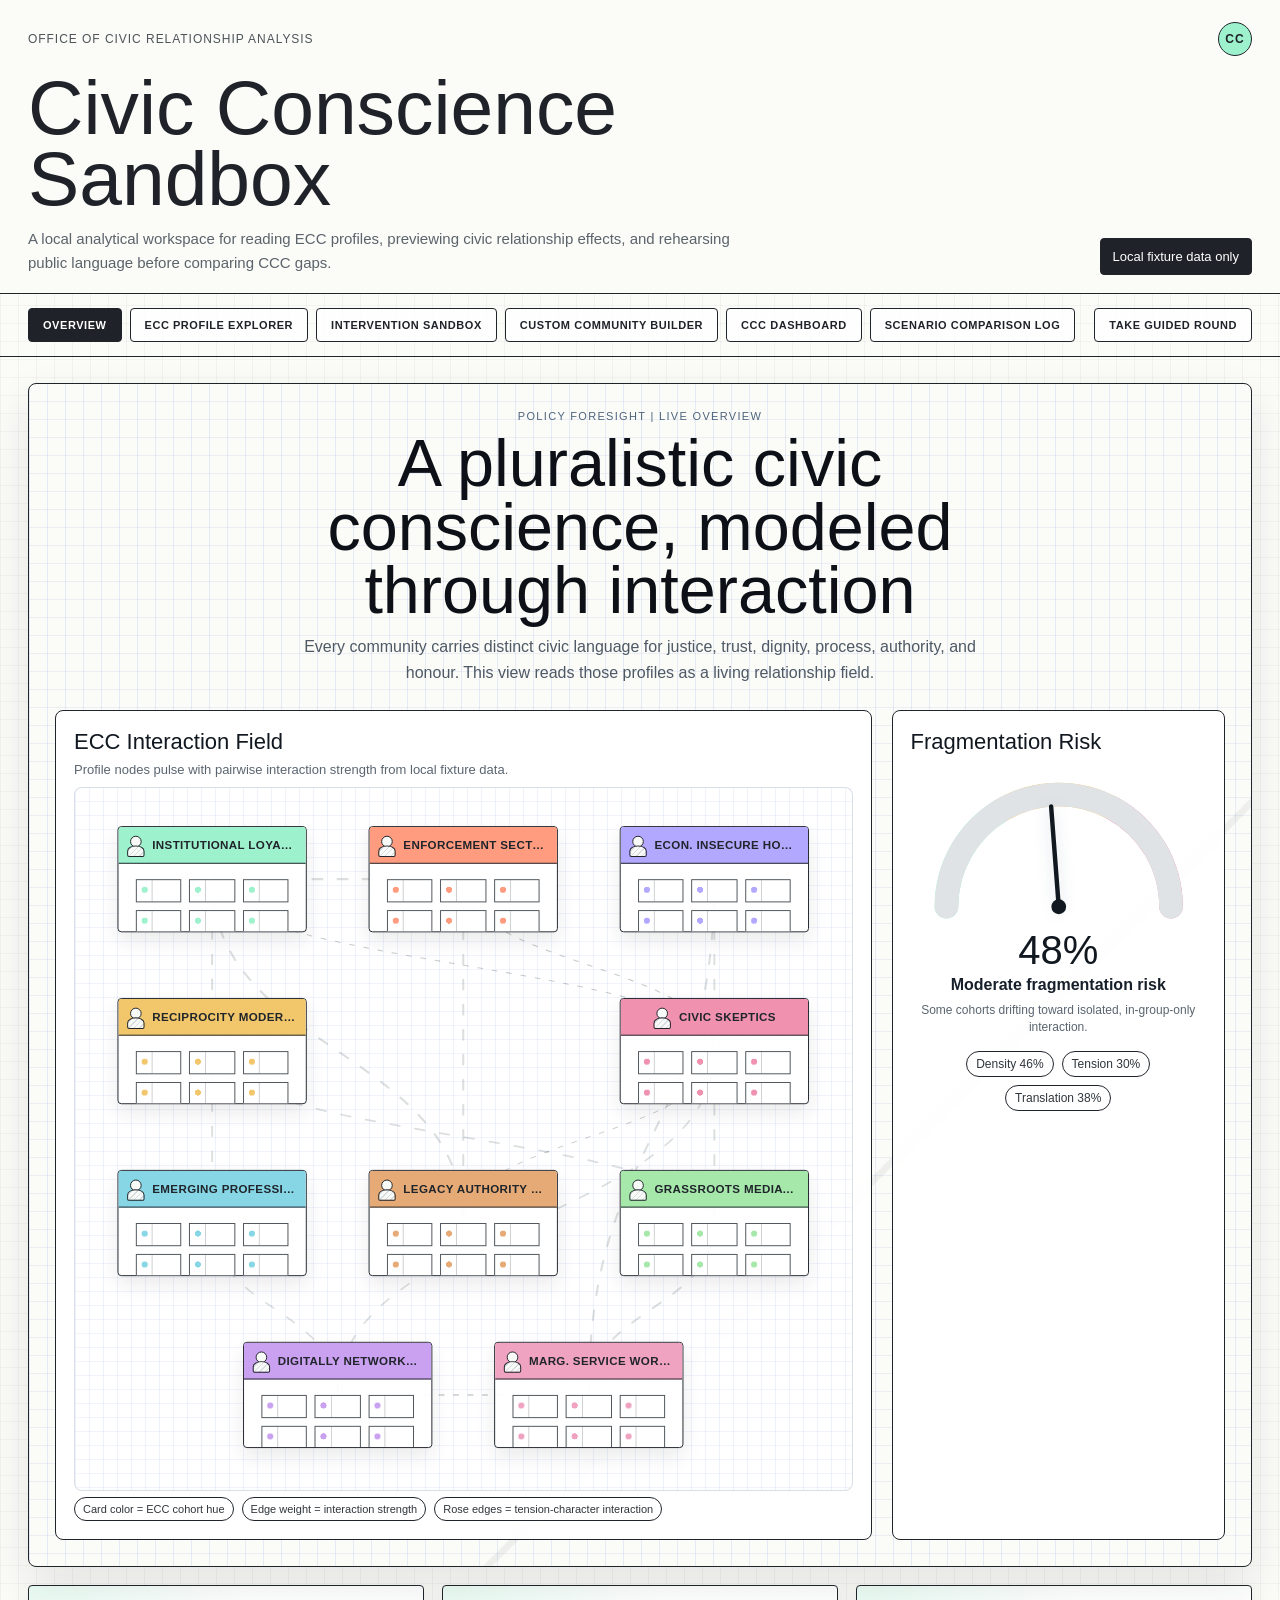
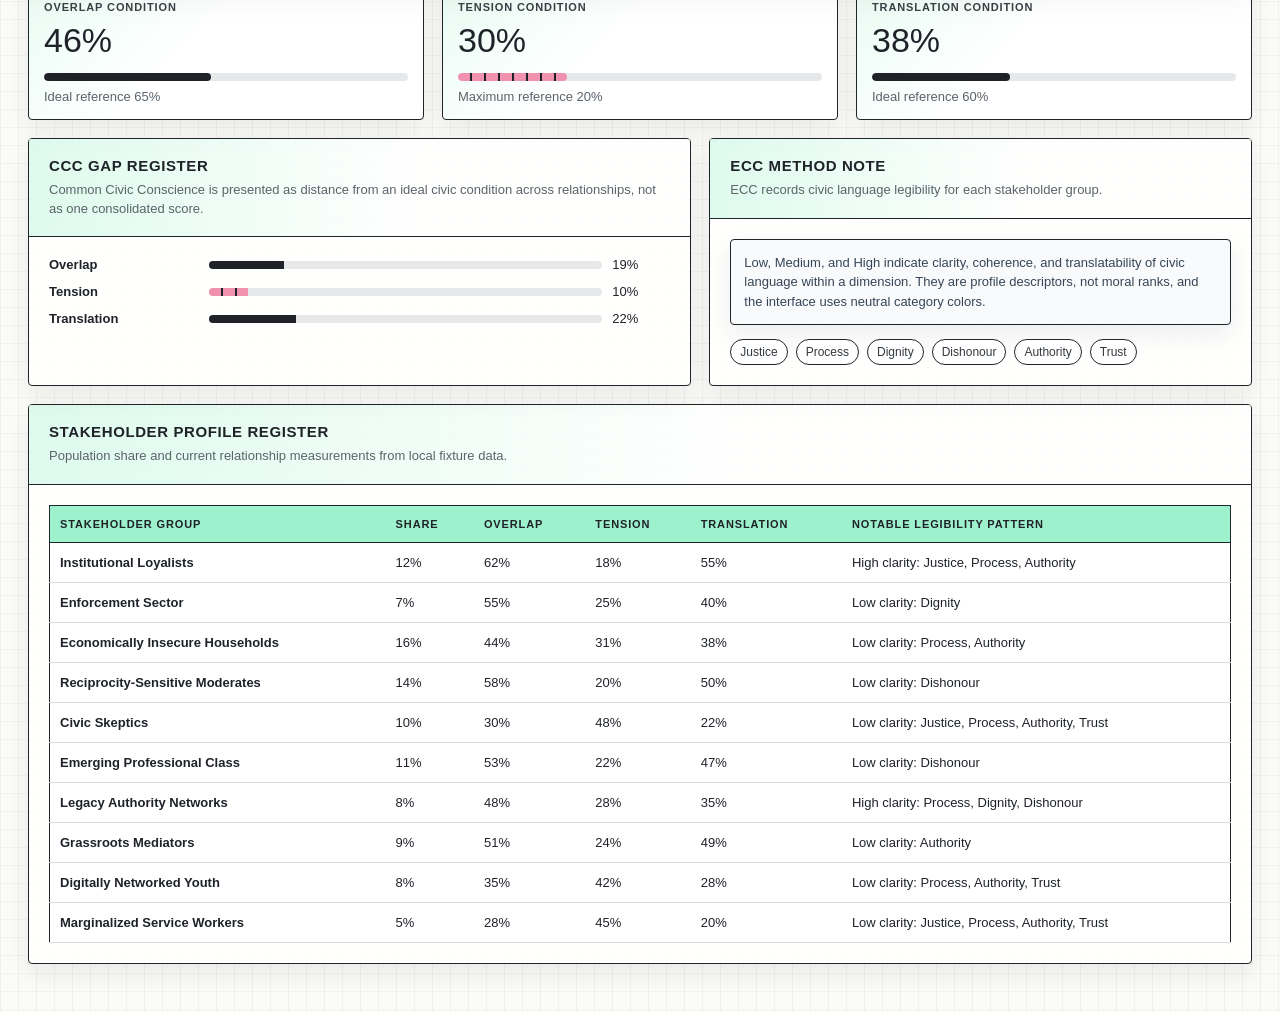
<file: index.html>
<!doctype html>
<html lang="en">
  <head>
    <meta charset="UTF-8" />
    <meta name="viewport" content="width=device-width, initial-scale=1.0" />
    <title>Civic Conscience Sandbox</title>
    <link rel="stylesheet" href="./styles.css" />
  </head>
  <body>
    <div id="app"></div>
    <script type="module" src="./app.js"></script>
  </body>
</html>
</file>
<file: styles.css>
:root {
  --ink: #17202a;
  --muted: #526070;
  --line: #d8dee6;
  --panel: #ffffff;
  --paper: #f5f7fa;
  --charcoal: #0b1420;
  --charcoal-2: #101b2c;
  --navy: #102f4e;
  --steel: #42617d;
  --cyan: #1a7f8f;
  --teal: #35c0a1;
  --coral: #ff7a59;
  --amber: #e0a331;
  --rose: #d95f86;
  --violet: #8a7df0;
  --gold: #a97016;
  --shadow: 0 16px 36px rgba(16, 47, 78, 0.09);
  --display-font: "Helvetica Neue", Inter, "Segoe UI", Arial, sans-serif;
  --body-font: "Helvetica Neue", Inter, "Segoe UI", Arial, sans-serif;
}

* {
  box-sizing: border-box;
}

body {
  margin: 0;
  background: var(--paper);
  color: var(--ink);
  font-family: var(--body-font);
}

button,
select,
textarea,
input {
  font: inherit;
}

button {
  cursor: pointer;
}

.shell {
  min-height: 100vh;
}

.topbar {
  background: #1f2329;
  color: #fff;
  border-bottom: 4px solid #9ef1cd;
}

.topbar-inner {
  max-width: 1440px;
  margin: 0 auto;
  padding: 22px 28px 18px;
}

.agency-line {
  display: flex;
  align-items: center;
  justify-content: space-between;
  gap: 16px;
  font-size: 12px;
  letter-spacing: 0.08em;
  text-transform: uppercase;
  color: rgba(255, 255, 255, 0.74);
}

.seal {
  display: inline-grid;
  place-items: center;
  width: 34px;
  height: 34px;
  border: 1px solid rgba(255, 255, 255, 0.55);
  border-radius: 50%;
  color: #f0d494;
  font-weight: 800;
}

.title-row {
  display: grid;
  grid-template-columns: 1fr auto;
  align-items: end;
  gap: 24px;
  margin-top: 16px;
}

h1 {
  margin: 0;
  font-size: clamp(32px, 4vw, 54px);
  line-height: 1.02;
  letter-spacing: 0;
  font-family: var(--display-font);
  font-weight: 400;
}

.lede {
  max-width: 860px;
  margin: 14px 0 0;
  color: rgba(255, 255, 255, 0.82);
  font-size: 15px;
  line-height: 1.6;
}

.status-pill {
  border: 1px solid rgba(255, 255, 255, 0.32);
  border-radius: 6px;
  padding: 10px 12px;
  background: rgba(255, 255, 255, 0.08);
  color: rgba(255, 255, 255, 0.9);
  white-space: nowrap;
  font-size: 13px;
}

.nav {
  max-width: 1440px;
  margin: 0 auto;
  padding: 14px 28px;
  display: flex;
  gap: 8px;
  overflow-x: auto;
}

.nav button {
  border: 1px solid #cfd7e1;
  background: #fff;
  color: #243244;
  border-radius: 6px;
  padding: 10px 14px;
  white-space: nowrap;
  transition: background 160ms ease, border-color 160ms ease, color 160ms ease, transform 160ms ease;
}

.nav button:hover {
  transform: translateY(-1px);
  border-color: #9fb0c2;
}

.nav button.active {
  background: #102f4e;
  color: #fff;
  border-color: #102f4e;
}

.main {
  max-width: 1440px;
  margin: 0 auto;
  padding: 26px 28px 48px;
}

.view {
  display: none;
  animation: rise 220ms ease;
}

.view.active {
  display: block;
}

@keyframes rise {
  from {
    opacity: 0;
    transform: translateY(8px);
  }
  to {
    opacity: 1;
    transform: translateY(0);
  }
}

.grid {
  display: grid;
  gap: 18px;
}

.grid.two {
  grid-template-columns: minmax(0, 1.1fr) minmax(360px, 0.9fr);
}

.grid.three {
  grid-template-columns: repeat(3, minmax(0, 1fr));
}

.panel {
  background: var(--panel);
  border: 1px solid var(--line);
  border-radius: 8px;
  box-shadow: var(--shadow);
}

.panel-header {
  padding: 18px 20px;
  border-bottom: 1px solid var(--line);
  display: flex;
  align-items: start;
  justify-content: space-between;
  gap: 16px;
}

.panel-title {
  margin: 0;
  font-size: 18px;
  letter-spacing: 0;
  font-family: var(--display-font);
  font-weight: 500;
}

.overview-hero {
  position: relative;
  overflow: hidden;
  background:
    linear-gradient(90deg, rgba(24, 70, 205, 0.09) 0 1px, transparent 1px 100%),
    linear-gradient(0deg, rgba(24, 70, 205, 0.07) 0 1px, transparent 1px 100%),
    linear-gradient(135deg, transparent 0 68%, rgba(31, 35, 41, 0.06) 68.1% 68.4%, transparent 68.5%),
    #fbfbf8;
  background-size: 18px 18px, 18px 18px, auto, auto;
  color: #111820;
  border: 1px solid #dde3ea;
  border-radius: 8px;
  box-shadow: 0 22px 48px rgba(16, 47, 78, 0.12);
  padding: 26px;
  margin-bottom: 18px;
}

.overview-hero::before,
.overview-hero::after {
  content: none;
  position: absolute;
  pointer-events: none;
  opacity: 0.22;
}

.overview-hero::before {
  left: -72px;
  top: 34px;
  width: 270px;
  height: 390px;
  border: 2px solid #39414a;
  border-radius: 48% 48% 6px 6px;
  background:
    repeating-linear-gradient(90deg, transparent 0 34px, rgba(57, 65, 74, 0.55) 35px 38px),
    repeating-linear-gradient(0deg, transparent 0 58px, rgba(57, 65, 74, 0.32) 59px 61px);
  transform: rotate(-8deg);
}

.overview-hero::after {
  right: -88px;
  bottom: 10px;
  width: 430px;
  height: 150px;
  border-top: 2px solid #39414a;
  border-left: 1px solid rgba(57, 65, 74, 0.6);
  transform: skewX(-18deg);
  box-shadow: -30px -54px 0 -53px #39414a;
}

.hero-copy {
  position: relative;
  z-index: 1;
  max-width: 820px;
  margin: 0 auto;
  text-align: center;
}

.eyebrow {
  font-size: 11px;
  letter-spacing: 0.12em;
  text-transform: uppercase;
  color: #4d647d;
  margin-bottom: 10px;
}

.hero-copy h2,
.graph-panel h3,
.risk-panel h3 {
  font-family: var(--display-font);
  font-weight: 400;
  letter-spacing: 0;
}

.hero-copy h2 {
  max-width: 850px;
  color: #0d1117;
  font-size: clamp(42px, 5.2vw, 82px);
  line-height: 0.95;
  margin: 0 auto;
}

.hero-copy p {
  max-width: 720px;
  color: #4e5965;
  line-height: 1.62;
  margin: 12px auto 0;
}

.overview-hero-grid {
  position: relative;
  z-index: 1;
  display: grid;
  grid-template-columns: minmax(0, 1.35fr) minmax(320px, 0.65fr);
  gap: 20px;
  margin-top: 24px;
}

.overview-risk-single {
  position: relative;
  z-index: 1;
  max-width: 430px;
  margin: 24px auto 0;
}

.graph-panel,
.risk-panel,
.dark-panel {
  background: rgba(255, 255, 255, 0.86);
  border-color: rgba(189, 199, 210, 0.9);
  color: #17202a;
  backdrop-filter: blur(5px);
}

.graph-panel,
.risk-panel {
  border: 1px solid rgba(189, 199, 210, 0.9);
  border-radius: 8px;
  padding: 18px;
}

.graph-title-row {
  display: flex;
  justify-content: space-between;
  gap: 16px;
}

.graph-panel h3,
.risk-panel h3 {
  color: #111820;
  margin: 0;
  font-size: 22px;
}

.graph-panel p {
  color: #5a6570;
  margin: 7px 0 0;
  font-size: 13px;
}

.node-graph-wrap {
  margin-top: 10px;
}

.node-graph {
  width: 100%;
  height: min(92vw, var(--graph-h, 720px));
  min-height: 620px;
  display: block;
  background:
    linear-gradient(90deg, rgba(24, 70, 205, 0.07) 0 1px, transparent 1px 100%),
    linear-gradient(0deg, rgba(24, 70, 205, 0.06) 0 1px, transparent 1px 100%);
  background-size: 14px 14px;
  border: 1px solid rgba(213, 220, 229, 0.9);
  border-radius: 8px;
}

.graph-empty-state {
  min-height: 360px;
  display: grid;
  place-items: center;
}

.graph-empty-state span {
  border: 1px dashed #b8c4d2;
  border-radius: 8px;
  background: rgba(255, 255, 255, 0.78);
  color: #5a6570;
  padding: 14px 18px;
  font-size: 14px;
  font-weight: 800;
  letter-spacing: 0.03em;
}

.graph-edge {
  fill: none;
  stroke-linecap: round;
  opacity: 0.24;
  stroke-dasharray: 10 16;
  animation: edgePulse 3s ease-in-out infinite, lineFlow 5.4s linear infinite;
}

.graph-edge.tension {
  stroke-dasharray: 5 10;
  animation-duration: 2.8s, 4.2s;
}

.graph-edge.derived {
  opacity: 0.42;
  stroke-dasharray: 3 8;
}

.custom-band-marker line {
  stroke: rgba(31, 35, 41, 0.35);
  stroke-dasharray: 8 10;
}

.custom-band-marker text {
  fill: #4d5358;
  font-size: 13px;
  font-weight: 700;
}

.graph-node {
  cursor: pointer;
}

.system-node {
  overflow: visible;
}

.system-card {
  width: 100%;
  height: 100%;
  border: 1.35px solid #20252b;
  border-radius: 4px;
  background: rgba(255, 255, 255, 0.94);
  overflow: hidden;
  box-shadow: 0 9px 20px rgba(31, 35, 41, 0.09);
  transition: transform 160ms ease, box-shadow 160ms ease;
}

.graph-node:hover .system-card,
.graph-node:focus .system-card {
  transform: translateY(-2px);
  box-shadow: 0 16px 28px rgba(31, 35, 41, 0.16);
}

.system-card-head {
  height: 38px;
  background: var(--cohort);
  border-bottom: 1.35px solid #20252b;
  display: flex;
  align-items: center;
  justify-content: center;
  gap: 7px;
  padding: 0 8px;
  color: #20252b;
  text-transform: uppercase;
}

.custom-graph-node .system-card {
  border-style: dashed;
}

.custom-graph-node .system-card-head {
  background: #d7f6e9;
}

.custom-graph-node .system-card-head strong::after {
  content: " custom";
  color: #4d5358;
  font-weight: 500;
  text-transform: none;
}

.system-card-head strong {
  font-size: 12px;
  font-weight: 600;
  letter-spacing: 0.03em;
  white-space: nowrap;
  overflow: hidden;
  text-overflow: ellipsis;
  min-width: 0;
}

.graph-node-remove {
  width: 24px;
  height: 24px;
  display: inline-grid;
  place-items: center;
  flex: 0 0 auto;
  border: 1px solid rgba(32, 37, 43, 0.32);
  border-radius: 999px;
  background: rgba(255, 255, 255, 0.82);
  color: #20252b;
  padding: 0;
}

.graph-node-remove:hover {
  border-color: #8a2740;
  background: #fff5f7;
  color: #8a2740;
}

.role-mark {
  position: relative;
  width: 20px;
  height: 22px;
  flex: 0 0 auto;
}

.role-mark::before,
.role-mark::after {
  content: "";
  position: absolute;
  left: 50%;
  transform: translateX(-50%);
  border: 1.2px solid #20252b;
}

.role-mark::before {
  top: 1px;
  width: 10px;
  height: 10px;
  border-radius: 50%;
  background: #f8faf7;
}

.role-mark::after {
  top: 11px;
  width: 16px;
  height: 10px;
  border-radius: 50% 50% 2px 2px;
  background: repeating-linear-gradient(135deg, #f8faf7 0 3px, #d8dde2 3px 4px);
}

.system-card-body {
  display: grid;
  grid-template-columns: repeat(3, 1fr);
  gap: 8px;
  padding: 16px 18px;
}

.system-card-body span {
  height: 24px;
  border: 1px solid #4d5358;
  background:
    radial-gradient(circle at 18% 45%, var(--cohort) 0 3px, transparent 3.4px),
    linear-gradient(90deg, transparent 0 34%, rgba(32, 37, 43, 0.22) 34.5% 36%, transparent 36.5%),
    #fff;
}

.node-tooltip {
  opacity: 0;
  transform: translateY(8px);
  transition: opacity 160ms ease, transform 160ms ease;
  pointer-events: none;
}

.graph-node:hover .node-tooltip,
.graph-node:focus .node-tooltip,
.graph-node:focus-within .node-tooltip {
  opacity: 1;
  transform: translateY(0);
}

.node-graph:has(.graph-node[data-node="ecc_01"]:hover) .node-tooltip[data-tooltip="ecc_01"],
.node-graph:has(.graph-node[data-node="ecc_01"]:focus) .node-tooltip[data-tooltip="ecc_01"],
.node-graph:has(.graph-node[data-node="ecc_02"]:hover) .node-tooltip[data-tooltip="ecc_02"],
.node-graph:has(.graph-node[data-node="ecc_02"]:focus) .node-tooltip[data-tooltip="ecc_02"],
.node-graph:has(.graph-node[data-node="ecc_03"]:hover) .node-tooltip[data-tooltip="ecc_03"],
.node-graph:has(.graph-node[data-node="ecc_03"]:focus) .node-tooltip[data-tooltip="ecc_03"],
.node-graph:has(.graph-node[data-node="ecc_04"]:hover) .node-tooltip[data-tooltip="ecc_04"],
.node-graph:has(.graph-node[data-node="ecc_04"]:focus) .node-tooltip[data-tooltip="ecc_04"],
.node-graph:has(.graph-node[data-node="ecc_05"]:hover) .node-tooltip[data-tooltip="ecc_05"],
.node-graph:has(.graph-node[data-node="ecc_05"]:focus) .node-tooltip[data-tooltip="ecc_05"],
.node-graph:has(.graph-node[data-node="ecc_06"]:hover) .node-tooltip[data-tooltip="ecc_06"],
.node-graph:has(.graph-node[data-node="ecc_06"]:focus) .node-tooltip[data-tooltip="ecc_06"],
.node-graph:has(.graph-node[data-node="ecc_07"]:hover) .node-tooltip[data-tooltip="ecc_07"],
.node-graph:has(.graph-node[data-node="ecc_07"]:focus) .node-tooltip[data-tooltip="ecc_07"],
.node-graph:has(.graph-node[data-node="ecc_08"]:hover) .node-tooltip[data-tooltip="ecc_08"],
.node-graph:has(.graph-node[data-node="ecc_08"]:focus) .node-tooltip[data-tooltip="ecc_08"],
.node-graph:has(.graph-node[data-node="ecc_09"]:hover) .node-tooltip[data-tooltip="ecc_09"],
.node-graph:has(.graph-node[data-node="ecc_09"]:focus) .node-tooltip[data-tooltip="ecc_09"],
.node-graph:has(.graph-node[data-node="ecc_10"]:hover) .node-tooltip[data-tooltip="ecc_10"],
.node-graph:has(.graph-node[data-node="ecc_10"]:focus) .node-tooltip[data-tooltip="ecc_10"] {
  opacity: 1;
  transform: translateY(0);
}

.node-graph[data-hover-node="ecc_01"] .node-tooltip[data-tooltip="ecc_01"],
.node-graph[data-hover-node="ecc_02"] .node-tooltip[data-tooltip="ecc_02"],
.node-graph[data-hover-node="ecc_03"] .node-tooltip[data-tooltip="ecc_03"],
.node-graph[data-hover-node="ecc_04"] .node-tooltip[data-tooltip="ecc_04"],
.node-graph[data-hover-node="ecc_05"] .node-tooltip[data-tooltip="ecc_05"],
.node-graph[data-hover-node="ecc_06"] .node-tooltip[data-tooltip="ecc_06"],
.node-graph[data-hover-node="ecc_07"] .node-tooltip[data-tooltip="ecc_07"],
.node-graph[data-hover-node="ecc_08"] .node-tooltip[data-tooltip="ecc_08"],
.node-graph[data-hover-node="ecc_09"] .node-tooltip[data-tooltip="ecc_09"],
.node-graph[data-hover-node="ecc_10"] .node-tooltip[data-tooltip="ecc_10"] {
  opacity: 1;
  transform: translateY(0);
}

.tooltip-layer {
  pointer-events: none;
}

.node-card {
  min-height: 116px;
  border: 1px solid rgba(162, 174, 190, 0.85);
  border-radius: 8px;
  background: rgba(255, 255, 255, 0.94);
  box-shadow: 0 14px 28px rgba(16, 47, 78, 0.18);
  padding: 10px 11px;
  color: #17202a;
  font-family: var(--body-font);
  line-height: 1.25;
}

.node-card strong,
.node-card span,
.node-card em {
  display: block;
}

.node-card strong {
  font-size: 12px;
  margin-bottom: 6px;
}

.node-card span {
  font-size: 11px;
  color: #415064;
  margin-top: 2px;
}

.node-card em {
  border-top: 1px solid #e2e7ee;
  margin-top: 7px;
  padding-top: 6px;
  color: #253246;
  font-size: 10px;
  font-style: normal;
  font-weight: 700;
}

.graph-legend {
  display: flex;
  flex-wrap: wrap;
  gap: 8px;
  margin-top: 6px;
}

.graph-legend span {
  border: 1px solid #c8d1dc;
  border-radius: 999px;
  color: #4b5b6e;
  font-size: 11px;
  padding: 5px 8px;
  background: rgba(255, 255, 255, 0.7);
}

@keyframes edgePulse {
  0%,
  100% {
    opacity: 0.22;
  }
  50% {
    opacity: 0.82;
  }
}

@keyframes lineFlow {
  from {
    stroke-dashoffset: 0;
  }
  to {
    stroke-dashoffset: -52;
  }
}

@keyframes nodePulse {
  0%,
  100% {
    transform: scale(0.98);
  }
  50% {
    transform: scale(1.04);
  }
}

.risk-panel {
  display: flex;
  flex-direction: column;
}

.frag-meter {
  text-align: center;
}

.frag-meter svg {
  width: 100%;
  max-width: 320px;
  margin: 4px auto 0;
  display: block;
}

.meter-zone,
.meter-track {
  fill: none;
  stroke-width: 16;
  stroke-linecap: round;
}

.meter-track {
  stroke: rgba(11, 20, 32, 0.1);
}

.zone-low {
  stroke: var(--teal);
}

.zone-mid {
  stroke: var(--amber);
}

.zone-high {
  stroke: var(--rose);
}

.meter-needle {
  stroke: #111820;
  stroke-width: 3;
  stroke-linecap: round;
  filter: drop-shadow(0 2px 5px rgba(16, 47, 78, 0.18));
}

.meter-hub {
  fill: #111820;
}

.frag-value {
  margin-top: -12px;
  color: #111820;
  font-family: var(--display-font);
  font-size: 40px;
  font-weight: 600;
  line-height: 1;
}

.frag-zone {
  margin-top: 6px;
  color: #17202a;
  font-weight: 700;
}

.frag-meter .small {
  color: #5a6570;
  max-width: 330px;
  margin: 8px auto 0;
}

.frag-factors {
  justify-content: center;
  margin-top: 14px;
}

.dark-panel .panel-header {
  border-bottom-color: #d8dee6;
}

.dark-panel .panel-subtitle,
.dark-panel .small {
  color: #5a6570;
}

.dark-panel .chip,
.risk-panel .chip {
  color: #3f5165;
  border-color: #c9d4df;
  background: rgba(255, 255, 255, 0.68);
}

.frag-meter.compact .frag-value {
  font-size: 34px;
}

.panel-subtitle {
  margin: 7px 0 0;
  color: var(--muted);
  line-height: 1.45;
  font-size: 13px;
}

.panel-body {
  padding: 20px;
}

.metric-grid {
  display: grid;
  grid-template-columns: repeat(3, minmax(0, 1fr));
  gap: 14px;
}

.metric {
  border: 1px solid var(--line);
  border-radius: 8px;
  padding: 15px;
  background: #fbfcfd;
}

.metric-label {
  color: var(--muted);
  font-size: 12px;
  text-transform: uppercase;
  letter-spacing: 0.08em;
}

.metric-value {
  font-size: 34px;
  font-weight: 800;
  margin-top: 8px;
}

.metric-note {
  margin-top: 8px;
  color: var(--muted);
  font-size: 13px;
}

.gauge {
  height: 12px;
  background: #e8edf3;
  border-radius: 999px;
  overflow: hidden;
  margin-top: 13px;
}

.gauge span {
  display: block;
  height: 100%;
  width: var(--w);
  background: linear-gradient(90deg, var(--steel), var(--cyan));
  border-radius: inherit;
}

.gauge.tension span {
  background: linear-gradient(90deg, var(--gold), var(--rose));
}

.article-metrics-card {
  border: 1px solid var(--line);
  border-radius: 8px;
  background:
    linear-gradient(135deg, rgba(158, 241, 205, 0.18), transparent 46%),
    #fff;
  box-shadow: var(--shadow);
  overflow: hidden;
}

.article-metrics-title {
  background:
    linear-gradient(90deg, rgba(158, 241, 205, 0.2), transparent 64%),
    var(--ink);
  color: #fff;
  font-family: var(--body-font);
  font-size: 15px;
  font-weight: 700;
  letter-spacing: 0.04em;
  text-transform: uppercase;
  padding: 14px 18px;
}

.article-metrics-body {
  padding: 18px;
}

.article-metrics-label {
  color: var(--ink);
  font-size: 14px;
  font-weight: 800;
  letter-spacing: 0.04em;
  margin-bottom: 14px;
  text-transform: uppercase;
}

.altmetric-row {
  display: grid;
  grid-template-columns: 74px minmax(0, 1fr);
  gap: 16px;
  align-items: start;
}

.altmetric-mark {
  width: 66px;
  aspect-ratio: 1;
  border-radius: 50%;
  display: grid;
  place-items: center;
  background:
    radial-gradient(circle at center, #fff 0 26%, transparent 27%),
    conic-gradient(
      var(--teal) 0 18%,
      var(--cyan) 18% 34%,
      var(--steel) 34% 49%,
      var(--rose) 49% 62%,
      var(--amber) 62% 76%,
      var(--violet) 76% 89%,
      var(--ink) 89% 100%
    );
  box-shadow: inset 0 0 0 9px rgba(255, 255, 255, 0.34);
}

.altmetric-mark span {
  color: #1f2a35;
  font-size: 12px;
  font-weight: 800;
  position: relative;
}

.source-list {
  display: grid;
  gap: 7px;
  min-width: 0;
}

.source-row {
  display: grid;
  grid-template-columns: 18px minmax(0, 1fr);
  align-items: center;
  gap: 9px;
  color: var(--ink);
  font-size: 13px;
}

.source-row i {
  display: block;
  width: 18px;
  height: 18px;
  background: var(--source);
}

.source-row-detail {
  align-items: start;
}

.source-row-detail span {
  display: grid;
  gap: 2px;
  min-width: 0;
}

.source-row-detail strong {
  color: var(--ink);
  font-size: 13px;
  font-weight: 800;
}

.source-row-detail em {
  color: var(--muted);
  font-size: 11px;
  font-style: normal;
  line-height: 1.3;
}

.citation-strip {
  border-top: 1px solid var(--line);
  background: rgba(245, 247, 250, 0.68);
  display: grid;
  grid-template-columns: 78px minmax(0, 1fr);
  gap: 16px;
  align-items: center;
  padding: 18px;
}

.citation-badge {
  width: 58px;
  aspect-ratio: 1;
  border-radius: 50%;
  display: grid;
  place-items: center;
  background:
    radial-gradient(circle at center, #fff 0 52%, transparent 53%),
    conic-gradient(var(--teal), var(--amber), var(--rose), var(--steel), var(--teal));
  box-shadow: 0 4px 12px rgba(16, 47, 78, 0.14);
}

.citation-badge span {
  color: #1f2a35;
  font-size: 13px;
  font-weight: 800;
}

.citation-stats {
  display: grid;
  gap: 7px;
  min-width: 0;
}

.citation-stats div {
  display: grid;
  grid-template-columns: 44px minmax(0, 1fr);
  gap: 8px;
  align-items: baseline;
  color: #1d2732;
  font-size: 13px;
}

.citation-stats strong {
  font-weight: 800;
}

.citation-stats span {
  min-width: 0;
}

.citation-stats hr {
  width: 100%;
  border: 0;
  border-top: 1px solid var(--line);
  margin: 0;
}

.section-heading {
  margin: 0 0 14px;
  font-size: 16px;
  font-family: var(--display-font);
  font-weight: 600;
}

.dimension-matrix {
  display: grid;
  grid-template-columns: repeat(6, minmax(96px, 1fr));
  gap: 10px;
}

.dim-box {
  border: 1px solid var(--line);
  border-radius: 8px;
  background: #fbfcfd;
  padding: 12px;
  min-height: 110px;
}

.dim-name {
  font-size: 12px;
  color: var(--muted);
  text-transform: uppercase;
  letter-spacing: 0.08em;
}

.legibility {
  margin-top: 8px;
  display: inline-flex;
  padding: 5px 8px;
  border-radius: 6px;
  border: 1px solid;
  font-size: 12px;
  font-weight: 700;
}

.legibility.low {
  color: #4b5e78;
  border-color: #b8c4d2;
  background: #eef2f6;
}

.legibility.medium {
  color: #74551d;
  border-color: #ddc58f;
  background: #fbf4df;
}

.legibility.high {
  color: #315d68;
  border-color: #a6ced5;
  background: #e7f4f6;
}

.dim-meaning {
  margin-top: 10px;
  font-size: 12px;
  color: #374557;
  line-height: 1.45;
}

.table-wrap {
  overflow-x: auto;
}

table {
  width: 100%;
  border-collapse: collapse;
  font-size: 13px;
}

th,
td {
  text-align: left;
  padding: 12px 10px;
  border-bottom: 1px solid var(--line);
  vertical-align: top;
}

th {
  color: #394a5d;
  background: #f0f3f7;
  font-size: 12px;
  text-transform: uppercase;
  letter-spacing: 0.07em;
}

tr:hover td {
  background: #fbfcfd;
}

.selector-row {
  display: flex;
  flex-wrap: wrap;
  gap: 10px;
  align-items: center;
}

select,
textarea {
  border: 1px solid #bcc8d6;
  border-radius: 6px;
  background: #fff;
  color: var(--ink);
}

select {
  min-width: 280px;
  padding: 10px 12px;
}

textarea {
  width: 100%;
  min-height: 142px;
  padding: 13px 14px;
  resize: vertical;
  line-height: 1.5;
}

.primary-action,
.secondary-action {
  border-radius: 6px;
  padding: 10px 13px;
  border: 1px solid;
}

.primary-action {
  background: #102f4e;
  border-color: #102f4e;
  color: white;
}

.secondary-action {
  background: #fff;
  border-color: #b8c4d2;
  color: #26384b;
}

.intervention-card {
  border-left: 4px solid var(--gold);
}

.alert-list {
  display: grid;
  gap: 10px;
}

.prompt-bank {
  display: grid;
  grid-template-columns: repeat(2, minmax(0, 1fr));
  gap: 10px;
}

.sandbox-steps {
  display: grid;
  grid-template-columns: minmax(120px, 1fr) auto minmax(120px, 1fr) auto minmax(120px, 1fr) auto minmax(120px, 1fr) auto minmax(120px, 1fr) auto minmax(120px, 1fr);
  gap: 8px;
  align-items: stretch;
}

.sandbox-step {
  border: 1px solid var(--line);
  border-radius: 4px;
  background:
    linear-gradient(90deg, rgba(158, 241, 205, 0.34), transparent 60%),
    #fff;
  padding: 12px;
  min-height: 128px;
  display: grid;
  gap: 7px;
  align-content: start;
}

.sandbox-step-number {
  width: 26px;
  height: 26px;
  display: grid;
  place-items: center;
  border: 1px solid var(--line);
  background: #1f2329;
  color: #fff;
  border-radius: 999px;
  font-size: 12px;
  font-weight: 800;
}

.sandbox-step strong {
  text-transform: uppercase;
  letter-spacing: 0.04em;
  font-size: 12px;
}

.sandbox-step span {
  color: var(--muted);
  font-size: 12px;
  line-height: 1.42;
}

.sandbox-step-arrow {
  display: grid;
  place-items: center;
  font-size: 22px;
  color: var(--ink);
}

.prompt-chip {
  border: 1px solid var(--line);
  border-radius: 4px;
  background: #fff;
  color: var(--ink);
  padding: 10px 11px;
  text-align: left;
  font-size: 12px;
  line-height: 1.35;
  min-height: 62px;
}

.prompt-chip:hover {
  background: #effff7;
}

.effect-summary {
  border: 1px solid var(--line);
  border-radius: 4px;
  background:
    linear-gradient(90deg, rgba(158, 241, 205, 0.32), transparent 42%),
    #fff;
  color: #30363c;
  padding: 12px 13px;
  margin-bottom: 14px;
  font-size: 13px;
  line-height: 1.5;
}

.alert {
  border: 1px solid #dcc9a8;
  border-left: 4px solid var(--gold);
  background: #fffaf0;
  border-radius: 8px;
  padding: 12px;
  font-size: 13px;
  line-height: 1.45;
}

.suggestion {
  border: 1px solid #cfd7e1;
  border-radius: 8px;
  padding: 14px;
  background: #fbfcfd;
  display: grid;
  gap: 10px;
}

.suggestion strong {
  color: #1c344f;
}

.trend {
  display: grid;
  grid-auto-flow: column;
  grid-auto-columns: minmax(120px, 1fr);
  gap: 10px;
  overflow-x: auto;
  padding-bottom: 4px;
}

.trend-item {
  border: 1px solid var(--line);
  border-radius: 8px;
  padding: 10px;
  background: #fff;
  min-height: 92px;
}

.trend-item .number {
  font-weight: 800;
  color: var(--navy);
}

.small {
  font-size: 12px;
  color: var(--muted);
  line-height: 1.45;
}

.profile-list {
  display: grid;
  gap: 10px;
}

.profile-button {
  width: 100%;
  border: 1px solid var(--line);
  background: #fff;
  border-radius: 8px;
  padding: 12px;
  text-align: left;
  transition: border-color 160ms ease, background 160ms ease;
}

.profile-button.active,
.profile-button:hover {
  background: #f5f8fb;
  border-color: #8ea2b8;
}

.profile-button strong {
  display: block;
  margin-bottom: 5px;
}

.split-bars {
  display: grid;
  gap: 12px;
}

.bar-row {
  display: grid;
  grid-template-columns: 150px 1fr 58px;
  gap: 10px;
  align-items: center;
  font-size: 13px;
}

.bar {
  background: #e8edf3;
  height: 10px;
  border-radius: 999px;
  overflow: hidden;
}

.bar span {
  display: block;
  height: 100%;
  width: var(--w);
  background: var(--steel);
}

.bar.tension span {
  background: var(--rose);
}

.delta {
  font-weight: 700;
}

.delta.up {
  color: #8d4b53;
}

.delta.down {
  color: #2f6670;
}

.log-grid {
  display: grid;
  gap: 12px;
}

.scenario-card {
  border: 1px solid var(--line);
  border-radius: 8px;
  padding: 14px;
  background: #fff;
  display: grid;
  grid-template-columns: 1.3fr 1fr;
  gap: 16px;
}

.chip-row {
  display: flex;
  gap: 8px;
  flex-wrap: wrap;
}

.chip {
  border: 1px solid #c9d4df;
  background: #f6f8fa;
  border-radius: 999px;
  padding: 5px 9px;
  font-size: 12px;
  color: #3f5165;
}

.notice {
  border: 1px solid #c9d4df;
  background: #f8fafc;
  color: #374557;
  border-radius: 8px;
  padding: 13px;
  font-size: 13px;
  line-height: 1.5;
}

.decision-notice {
  border-color: #d5c78f;
  background: #fff9e5;
  color: #4b3d16;
}

.builder-view .panel {
  box-shadow: 0 12px 26px rgba(16, 47, 78, 0.07);
}

.role-picker,
.builder-field {
  display: grid;
  gap: 6px;
  min-width: 0;
}

.role-picker span,
.builder-field span {
  color: var(--muted);
  font-size: 11px;
  letter-spacing: 0.08em;
  text-transform: uppercase;
}

.role-picker {
  min-width: 210px;
}

.role-picker select,
.builder-field select {
  width: 100%;
  max-width: 100%;
  min-width: 0;
}

.builder-form {
  display: grid;
  grid-template-columns: repeat(3, minmax(0, 1fr));
  gap: 12px;
}

.dimension-form {
  grid-template-columns: repeat(6, minmax(0, 1fr));
}

.compact-field select {
  min-width: 0;
}

.floor-readout {
  display: flex;
  align-items: center;
  justify-content: space-between;
  gap: 12px;
  margin-top: 16px;
  border: 1px solid #b8d6cf;
  border-radius: 8px;
  background: #eefaf6;
  color: #1f5f53;
  padding: 12px 14px;
  flex-wrap: wrap;
}

.floor-readout strong {
  margin-left: auto;
  margin-right: auto;
}

.floor-readout.blocked {
  border-color: #e0b5c5;
  background: #fff0f5;
  color: #72304a;
}

.custom-store,
.audit-list,
.evidence-list {
  display: grid;
  gap: 12px;
}

.builder-card,
.audit-item,
.evidence-item,
.profile-check,
.strain-band {
  border: 1px solid var(--line);
  border-radius: 8px;
  background: #fbfcfd;
}

.builder-card {
  display: grid;
  gap: 12px;
  padding: 14px;
}

.builder-card .primary-action,
.builder-card .secondary-action {
  justify-self: start;
}

.builder-card-actions {
  display: flex;
  flex-wrap: wrap;
  gap: 10px;
}

.danger-action {
  border: 1px solid #b94a62;
  border-radius: 6px;
  background: #fff5f7;
  color: #8a2740;
  padding: 10px 13px;
  font-size: 12px;
  font-weight: 800;
  letter-spacing: 0.03em;
  text-transform: uppercase;
}

.danger-action:hover {
  background: #ffe9ee;
}

.selected-profile-strip {
  display: flex;
  flex-wrap: wrap;
  gap: 8px;
  margin-bottom: 14px;
}

.selected-profile-pill {
  display: inline-flex;
  align-items: center;
  gap: 8px;
  max-width: 100%;
  border: 1px solid #b8d6cf;
  border-radius: 999px;
  background: #eefaf6;
  color: #1f5f53;
  padding: 7px 8px 7px 12px;
  font-size: 12px;
}

.selected-profile-pill strong {
  overflow: hidden;
  text-overflow: ellipsis;
  white-space: nowrap;
}

.selected-profile-pill button {
  border: 1px solid #b8d6cf;
  border-radius: 999px;
  background: #fff;
  color: #315d68;
  padding: 4px 8px;
  font-size: 11px;
  font-weight: 800;
}

.selected-profile-pill .trash-button {
  width: 28px;
  height: 28px;
  display: inline-grid;
  place-items: center;
  padding: 0;
}

.trash-button svg {
  width: 15px;
  height: 15px;
  fill: none;
  stroke: currentColor;
  stroke-width: 1.8;
  stroke-linecap: round;
  stroke-linejoin: round;
}

.graph-node-remove svg,
.graph-node-remove svg * {
  pointer-events: none;
}

.selected-profile-pill .trash-button:hover {
  border-color: #b94a62;
  color: #8a2740;
  background: #fff5f7;
}

.profile-select-grid {
  display: grid;
  grid-template-columns: repeat(2, minmax(0, 1fr));
  gap: 10px;
}

.profile-check {
  display: grid;
  grid-template-columns: auto 1fr;
  gap: 10px;
  align-items: start;
  padding: 12px;
}

.profile-check input {
  margin-top: 4px;
}

.profile-check span,
.profile-check em {
  display: block;
}

.profile-check em {
  margin-top: 4px;
  color: var(--muted);
  font-size: 12px;
  font-style: normal;
}

.strain-grid {
  display: grid;
  grid-template-columns: repeat(4, minmax(0, 1fr));
  gap: 12px;
}

.strain-band {
  padding: 13px;
}

.strain-band strong,
.strain-band span {
  display: block;
}

.strain-band span {
  color: var(--muted);
  font-size: 12px;
  margin-top: 8px;
}

.evidence-item {
  padding: 14px;
}

.evidence-item h3 {
  margin: 4px 0 8px;
  font-size: 16px;
}

.evidence-item p {
  margin: 0 0 10px;
  color: #374557;
  line-height: 1.5;
  font-size: 13px;
}

.evidence-item a {
  color: var(--cyan);
  font-weight: 700;
}

.evidence-date {
  color: var(--muted);
  font-size: 12px;
  text-transform: uppercase;
  letter-spacing: 0.08em;
}

.audit-item {
  display: grid;
  gap: 7px;
  padding: 12px;
}

.audit-item span {
  color: var(--muted);
  font-size: 12px;
}

.audit-item code {
  white-space: normal;
  color: #334154;
  background: #eef2f6;
  border-radius: 6px;
  padding: 8px;
  font-size: 12px;
}

.tour-start {
  margin-left: auto;
}

.tour-scrim {
  position: fixed;
  inset: 0;
  z-index: 40;
  pointer-events: none;
  background:
    radial-gradient(circle at 34% 34%, transparent 0 18%, rgba(31, 35, 41, 0.06) 18.2% 100%),
    linear-gradient(180deg, rgba(31, 35, 41, 0.04), rgba(31, 35, 41, 0.14));
}

.tour-card {
  position: fixed;
  right: 28px;
  bottom: 28px;
  width: min(420px, calc(100vw - 32px));
  border: 1px solid var(--line);
  border-radius: 6px;
  background:
    linear-gradient(90deg, rgba(158, 241, 205, 0.34), transparent 52%),
    #fff;
  box-shadow: 0 26px 70px rgba(31, 35, 41, 0.22);
  padding: 18px;
  pointer-events: auto;
}

.tour-count {
  color: var(--muted);
  font-size: 11px;
  text-transform: uppercase;
  letter-spacing: 0.08em;
  font-weight: 800;
}

.tour-card h2 {
  margin: 8px 0 0;
  font-size: 24px;
  font-weight: 400;
  letter-spacing: 0;
}

.tour-card p {
  margin: 10px 0 0;
  color: var(--muted);
  line-height: 1.55;
  font-size: 14px;
}

.tour-action {
  border: 1px solid var(--line);
  background: #fbfbf8;
  margin-top: 14px;
  padding: 10px 12px;
  font-size: 13px;
}

.tour-pointer {
  display: flex;
  align-items: center;
  gap: 10px;
  border: 1px solid var(--line);
  background: #effff7;
  margin-top: 10px;
  padding: 10px 12px;
  font-size: 13px;
  font-weight: 700;
}

.pointer-arrow {
  display: inline-grid;
  place-items: center;
  width: 34px;
  height: 34px;
  border-radius: 50%;
  background: #1f2329;
  color: #9ef1cd;
  font-size: 22px;
  animation: pointerPulse 1.15s ease-in-out infinite;
}

@keyframes pointerPulse {
  0%,
  100% {
    transform: translate(0, 0);
  }
  50% {
    transform: translate(-5px, -5px);
  }
}

.tour-controls {
  display: flex;
  gap: 10px;
  justify-content: flex-end;
  margin-top: 14px;
}

.tour-controls button:disabled {
  opacity: 0.45;
  cursor: not-allowed;
}

.tour-mode > .view,
.tour-mode .panel,
.tour-mode .overview-hero {
  scroll-margin-top: 18px;
}

.tour-mode .overview-hero,
.tour-mode .profile-list,
.tour-mode #interventionText,
.tour-mode #draftText,
.tour-mode .metric-grid,
.tour-mode .log-grid {
  outline: 3px solid #9ef1cd;
  outline-offset: 5px;
  box-shadow: 0 0 0 9px rgba(158, 241, 205, 0.18);
}

@media (max-width: 1040px) {
  .grid.two,
  .grid.three,
  .title-row,
  .overview-hero-grid,
  .scenario-card {
    grid-template-columns: 1fr;
  }

  .dimension-matrix,
  .metric-grid,
  .builder-form,
  .dimension-form,
  .profile-select-grid,
  .strain-grid {
    grid-template-columns: repeat(2, minmax(0, 1fr));
  }

  .tour-card {
    right: 16px;
    bottom: 16px;
  }
}

@media (max-width: 1180px) {
  .builder-view > .grid.two {
    grid-template-columns: 1fr;
  }
}

@media (max-width: 1260px) {
  .dimension-form {
    grid-template-columns: repeat(3, minmax(0, 1fr));
  }
}

@media (max-width: 680px) {
  .topbar-inner,
  .nav,
  .main {
    padding-left: 16px;
    padding-right: 16px;
  }

  .dimension-matrix,
  .metric-grid,
  .builder-form,
  .dimension-form,
  .profile-select-grid,
  .strain-grid {
    grid-template-columns: 1fr;
  }

  .floor-readout,
  .panel-header {
    align-items: stretch;
    flex-direction: column;
  }

  .bar-row {
    grid-template-columns: 1fr;
  }

  select {
    min-width: 100%;
  }

  .prompt-bank {
    grid-template-columns: 1fr;
  }

  .sandbox-steps {
    grid-template-columns: 1fr;
  }

  .sandbox-step-arrow {
    transform: rotate(90deg);
    min-height: 22px;
  }

}

/* Full-site technical system theme */
:root {
  --ink: #1f2329;
  --muted: #5b636b;
  --line: #20252b;
  --panel: rgba(255, 255, 255, 0.92);
  --paper: #fbfbf8;
  --navy: #1f2329;
  --steel: #596167;
  --cyan: #9ef1cd;
  --teal: #9ef1cd;
  --coral: #ff9b7f;
  --amber: #f2c76b;
  --rose: #ef91af;
  --violet: #b3a8ff;
  --gold: #f2c76b;
  --shadow: 0 10px 26px rgba(31, 35, 41, 0.08);
}

body {
  background:
    linear-gradient(90deg, rgba(31, 35, 41, 0.045) 0 1px, transparent 1px 100%),
    linear-gradient(0deg, rgba(31, 35, 41, 0.035) 0 1px, transparent 1px 100%),
    var(--paper);
  background-size: 18px 18px;
}

.topbar {
  background: #fbfbf8;
  color: var(--ink);
  border-bottom: 1px solid var(--line);
}

.agency-line {
  color: #4d5358;
}

.seal {
  border-color: var(--line);
  color: var(--ink);
  background: var(--teal);
}

h1 {
  font-size: clamp(48px, 6vw, 92px);
  line-height: 0.92;
  max-width: 900px;
}

.lede {
  color: var(--muted);
  max-width: 720px;
}

.status-pill {
  border-color: var(--line);
  background: #1f2329;
  color: #fff;
  border-radius: 4px;
}

.nav {
  border-bottom: 1px solid var(--line);
}

.nav button,
.primary-action,
.secondary-action,
select,
textarea {
  border-radius: 4px;
}

.nav button {
  border-color: var(--line);
  color: var(--ink);
  background: rgba(255, 255, 255, 0.82);
  text-transform: uppercase;
  letter-spacing: 0.05em;
  font-size: 11px;
  font-weight: 700;
}

.nav button:hover {
  border-color: var(--line);
  background: #effff7;
}

.nav button.active {
  background: var(--ink);
  border-color: var(--ink);
  color: #fff;
}

.panel,
.article-metrics-card,
.metric,
.dim-box,
.profile-button,
.suggestion,
.trend-item,
.scenario-card,
.notice {
  border-color: var(--line);
  border-radius: 4px;
  box-shadow: var(--shadow);
}

.panel {
  background: rgba(255, 255, 255, 0.9);
}

.panel-header {
  border-bottom-color: var(--line);
  background:
    linear-gradient(90deg, rgba(158, 241, 205, 0.34), transparent 58%),
    rgba(255, 255, 255, 0.58);
}

.panel-title,
.section-heading {
  font-family: var(--body-font);
  text-transform: uppercase;
  letter-spacing: 0.04em;
  font-size: 15px;
  font-weight: 700;
}

.panel-subtitle,
.small,
.metric-note {
  color: var(--muted);
}

.metric {
  background:
    linear-gradient(135deg, rgba(158, 241, 205, 0.22), transparent 42%),
    #fff;
}

.metric-label,
.dim-name,
th {
  color: #3a4046;
  font-size: 11px;
  letter-spacing: 0.08em;
  font-weight: 800;
}

.metric-value {
  font-weight: 400;
  color: var(--ink);
}

.gauge,
.bar {
  height: 8px;
  background: #e6e8ea;
  border-radius: 999px;
}

.gauge span,
.bar span {
  background: var(--ink);
}

.gauge.tension span,
.bar.tension span {
  background: repeating-linear-gradient(90deg, var(--rose) 0 12px, #1f2329 12px 14px);
}

table {
  border: 1px solid var(--line);
  background: #fff;
}

th {
  background: var(--teal);
  color: var(--ink);
  border-bottom: 1px solid var(--line);
}

td {
  border-bottom-color: #d7dbdf;
}

tr:hover td {
  background: #f4fff9;
}

select,
textarea {
  border-color: var(--line);
  background: #fff;
  color: var(--ink);
}

.primary-action {
  background: var(--ink);
  border-color: var(--ink);
  color: white;
  text-transform: uppercase;
  letter-spacing: 0.04em;
  font-size: 12px;
}

.secondary-action {
  background: var(--teal);
  border-color: var(--line);
  color: var(--ink);
  text-transform: uppercase;
  letter-spacing: 0.04em;
  font-size: 12px;
}

.intervention-card {
  border-left-color: var(--ink);
}

.alert {
  border-color: var(--line);
  border-left-color: var(--rose);
  background: #fff8fb;
  border-radius: 4px;
}

.suggestion {
  background:
    linear-gradient(90deg, rgba(158, 241, 205, 0.28), transparent 36%),
    #fff;
}

.suggestion strong {
  color: var(--ink);
}

.profile-button {
  background: #fff;
}

.profile-button.active,
.profile-button:hover {
  background: #effff7;
  border-color: var(--line);
}

.chip {
  border-color: var(--line);
  background: #fff;
  color: #333a40;
  border-radius: 999px;
}

.legibility {
  border-radius: 4px;
}

.legibility.low {
  color: #30363c;
  border-color: #30363c;
  background: #eef0f2;
}

.legibility.medium {
  color: #30363c;
  border-color: #30363c;
  background: #fff0c7;
}

.legibility.high {
  color: #30363c;
  border-color: #30363c;
  background: #d7ffec;
}

.trend-item .number,
.delta.down,
.delta.up {
  color: var(--ink);
}

.overview-hero {
  border-color: var(--line);
  box-shadow: 0 18px 44px rgba(31, 35, 41, 0.1);
}

.overview-hero-grid {
  grid-template-columns: minmax(0, 1.42fr) minmax(300px, 0.58fr);
}

.graph-panel,
.risk-panel,
.dark-panel {
  background: rgba(255, 255, 255, 0.9);
  border-color: var(--line);
}

.graph-panel,
.risk-panel {
  border-color: var(--line);
}

.graph-legend span,
.dark-panel .chip,
.risk-panel .chip {
  border-color: var(--line);
  background: #fff;
  color: #30363c;
}

.meter-track {
  stroke: #e0e3e6;
}

.frag-value {
  font-family: var(--body-font);
  font-weight: 400;
}

/* Final responsive overrides: keep these after the technical theme layer. */
html,
body {
  max-width: 100%;
  overflow-x: hidden;
}

@media (max-width: 1040px) {
  .overview-hero-grid {
    grid-template-columns: 1fr;
  }
}

@media (max-width: 760px) {
  .topbar-inner,
  .nav,
  .main {
    padding-left: 14px;
    padding-right: 14px;
  }

  .topbar-inner {
    padding-top: 18px;
    padding-bottom: 16px;
  }

  .title-row {
    grid-template-columns: 1fr;
    align-items: start;
    gap: 14px;
  }

  h1 {
    font-size: clamp(34px, 11vw, 48px);
    line-height: 0.98;
  }

  .lede {
    font-size: 14px;
    line-height: 1.48;
  }

  .status-pill {
    justify-self: start;
    max-width: 100%;
  }

  .nav {
    gap: 8px;
    padding-top: 10px;
    padding-bottom: 10px;
    scroll-padding-left: 14px;
  }

  .nav button {
    flex: 0 0 auto;
    padding: 9px 10px;
    font-size: 10px;
  }

  .tour-start {
    margin-left: 0;
  }

  .main {
    padding-top: 18px;
    padding-bottom: 32px;
  }

  .grid.two,
  .grid.three,
  .overview-hero-grid,
  .scenario-card,
  .profile-detail,
  .builder-view > .grid.two {
    grid-template-columns: 1fr;
  }

  .overview-hero {
    padding: 22px 14px;
  }

  .hero-copy h2 {
    font-size: clamp(30px, 10vw, 42px);
    line-height: 1;
  }

  .hero-copy p {
    font-size: 14px;
    line-height: 1.5;
  }

  .graph-panel,
  .risk-panel {
    padding: 14px;
  }

  .graph-panel h3,
  .risk-panel h3 {
    font-size: 19px;
  }

  .node-graph {
    height: min(112vw, 560px);
    min-height: 420px;
    --graph-h: 560px;
  }

  .node-graph .graph-edge {
    animation: lineFlow 4.8s linear infinite;
    filter: drop-shadow(0 1px 3px rgba(31, 35, 41, 0.22));
    opacity: 0.72 !important;
    stroke-width: 2.4px !important;
    vector-effect: non-scaling-stroke;
  }

  .node-graph .graph-edge.tension {
    opacity: 0.82 !important;
    stroke-width: 2.8px !important;
  }

  .node-graph .graph-edge.derived {
    opacity: 0.9 !important;
    stroke-width: 2.6px !important;
  }

  .node-graph .role-mark {
    display: none;
  }

  .panel-header,
  .panel-body {
    padding: 14px;
  }

  .panel-header {
    align-items: stretch;
    flex-direction: column;
  }

  .metric-grid,
  .dimension-matrix,
  .builder-form,
  .dimension-form,
  .profile-select-grid,
  .strain-grid,
  .prompt-bank {
    grid-template-columns: 1fr;
  }

  .metric-value {
    font-size: 30px;
  }

  .article-metrics-card {
    min-width: 0;
  }

  .altmetric-row,
  .citation-strip {
    grid-template-columns: 1fr;
  }

  .altmetric-mark,
  .citation-badge {
    margin: 0 auto;
  }

  .citation-stats div {
    grid-template-columns: 52px minmax(0, 1fr);
  }

  .selector-row,
  .tour-controls {
    align-items: stretch;
    flex-direction: column;
  }

  .selector-row > *,
  .tour-controls > *,
  .primary-action,
  .secondary-action {
    width: 100%;
  }

  select,
  .role-picker {
    min-width: 0;
    width: 100%;
  }

  textarea {
    min-height: 170px;
  }

  .sandbox-steps {
    grid-template-columns: 1fr;
  }

  .sandbox-step {
    min-height: auto;
  }

  .sandbox-step-arrow {
    min-height: 22px;
    transform: rotate(90deg);
  }

  .bar-row {
    grid-template-columns: 1fr;
    gap: 7px;
  }

  .table-wrap {
    margin-left: -2px;
    margin-right: -2px;
    overflow-x: auto;
    -webkit-overflow-scrolling: touch;
  }

  table {
    min-width: 720px;
  }

  .selected-profile-pill {
    width: 100%;
    justify-content: space-between;
    white-space: normal;
  }

  .tour-card {
    right: 12px;
    bottom: 12px;
    width: calc(100vw - 24px);
    max-height: calc(100vh - 24px);
    overflow-y: auto;
  }
}

@media (max-width: 420px) {
  .topbar-inner,
  .nav,
  .main {
    padding-left: 12px;
    padding-right: 12px;
  }

  h1 {
    font-size: clamp(31px, 12vw, 40px);
  }

  .agency-line {
    align-items: flex-start;
    flex-direction: column;
  }

  .node-graph {
    height: 480px;
    min-height: 390px;
  }

  .source-row {
    font-size: 12px;
  }

  table {
    min-width: 660px;
  }
}
</file>
